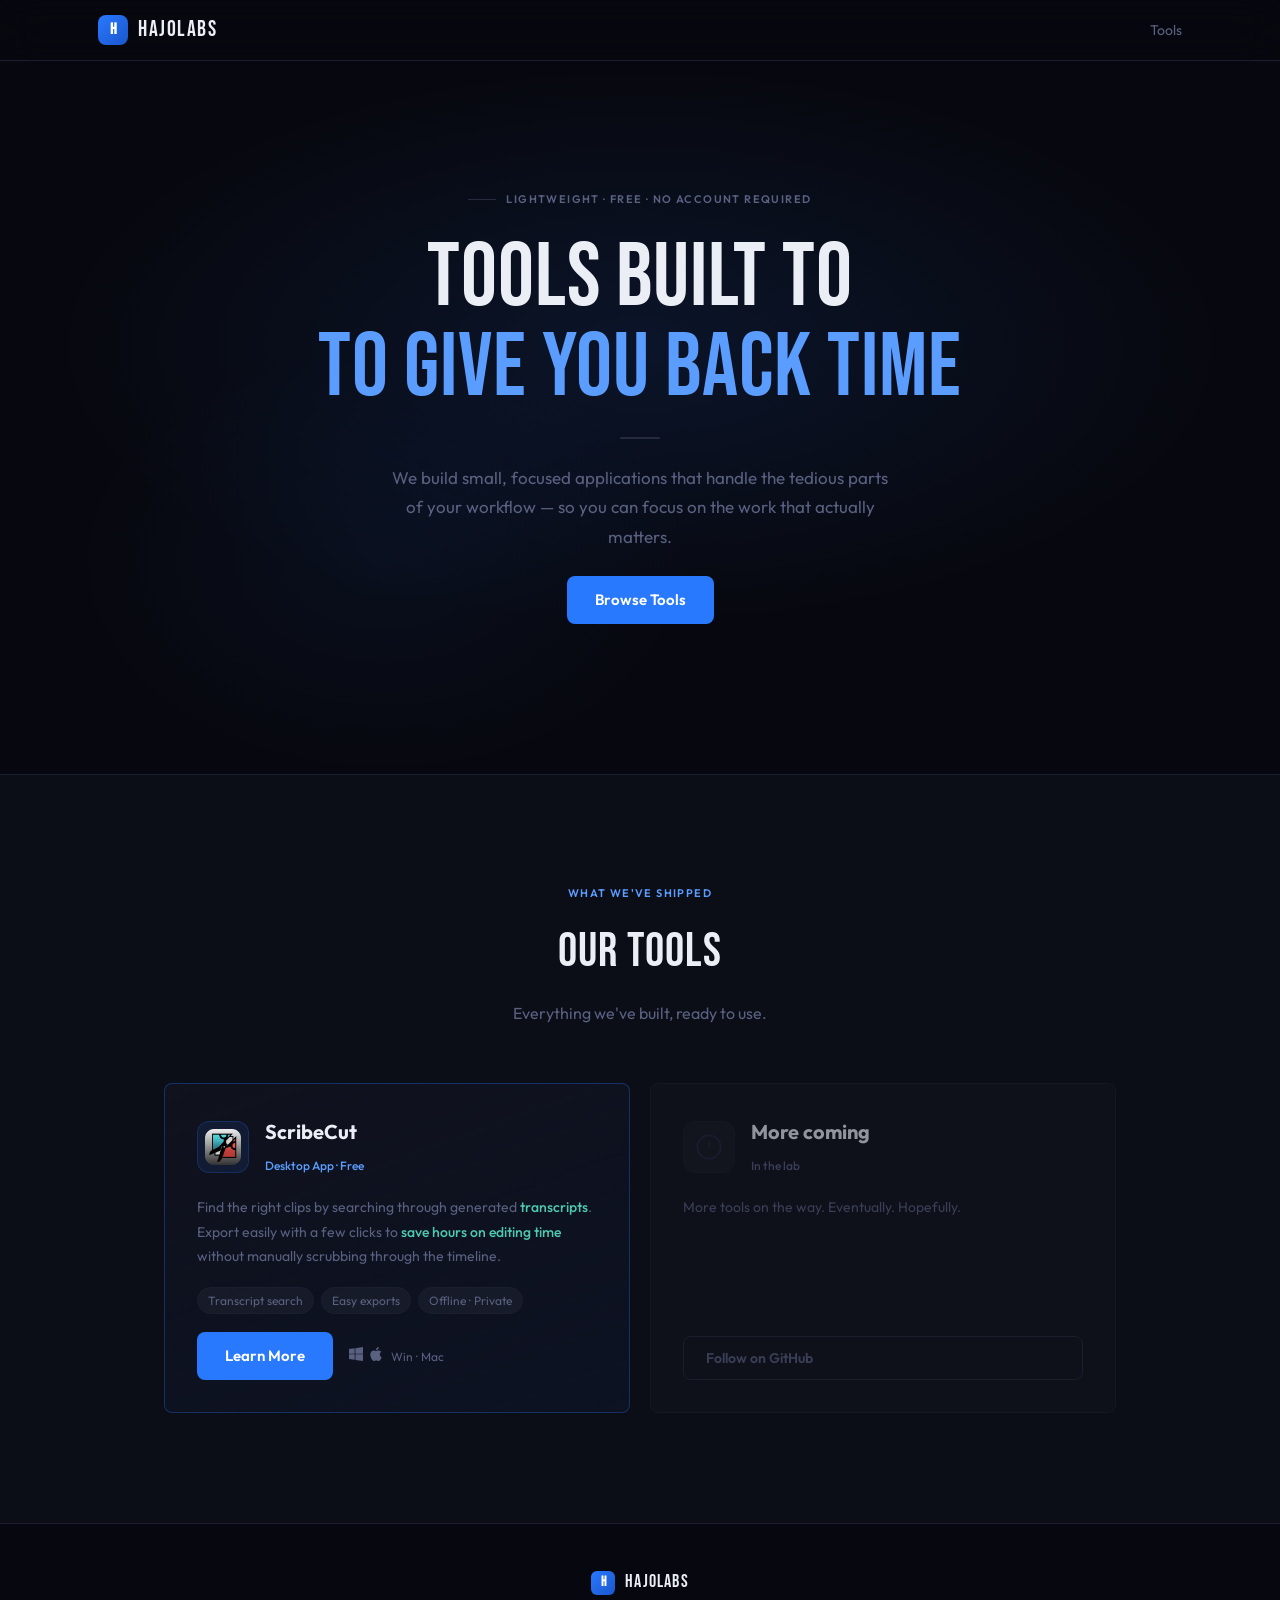
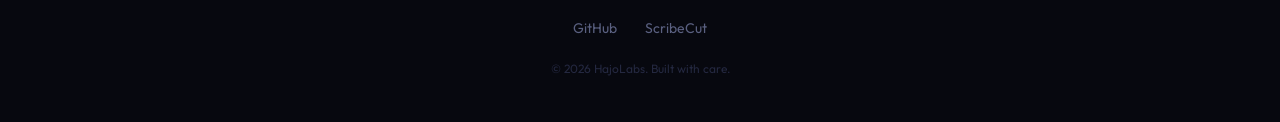
<file: index.html>
<!doctype html>
<html lang="en">
    <head>
        <meta charset="UTF-8" />
        <meta name="viewport" content="width=device-width, initial-scale=1.0" />
        <title>HajoLabs — Lightweight Desktop Tools</title>
        <link rel="icon" type="image/webp" href="scribecut/peaklogo.webp" />
        <link rel="preconnect" href="https://fonts.googleapis.com" />
        <link rel="preconnect" href="https://fonts.gstatic.com" crossorigin />
        <link
            href="https://fonts.googleapis.com/css2?family=Bebas+Neue&family=Outfit:wght@300;400;500;600;700&display=swap"
            rel="stylesheet"
        />
        <link rel="stylesheet" href="style.css" />
    </head>
    <body>
        <!-- Nav -->
        <nav class="nav">
            <div class="nav-inner">
                <a href="#" class="nav-brand">
                    <div class="brand-icon">H</div>
                    <span>HajoLabs</span>
                </a>
                <div class="nav-links">
                    <a href="#tools">Tools</a>
                </div>
            </div>
        </nav>

        <!-- Hero -->
        <section class="hero">
            <div class="hero-glow"></div>
            <div class="hero-glow2"></div>
            <div class="hero-center">
                <div class="hero-eyebrow">
                    <span class="hero-eyebrow-line"></span>
                    Lightweight &middot; Free &middot; No Account Required
                </div>
                <h1 class="hero-title">
                    Tools built to<br />
                    <span class="accent">to give you back time</span>
                </h1>
                <div class="hero-divider"></div>
                <p class="hero-sub">
                    We build small, focused applications that handle the tedious
                    parts of your workflow — so you can focus on the work that
                    actually matters.
                </p>
                <a href="#tools" class="btn-primary">Browse Tools</a>
            </div>
        </section>

        <!-- Tools -->
        <section class="tools" id="tools">
            <div class="section-inner">
                <p class="section-label">What we've shipped</p>
                <h2 class="section-title">Our Tools</h2>
                <p class="section-sub">Everything we've built, ready to use.</p>

                <div class="tool-grid">
                    <!-- ScribeCut -->
                    <div class="tool-card featured reveal">
                        <div class="tool-header">
                            <div class="tool-icon cf">
                                <img
                                    src="scribecut/peaklogo.webp"
                                    alt="ScribeCut"
                                />
                            </div>
                            <div class="tool-meta">
                                <h3>ScribeCut</h3>
                                <span class="tool-tag">Desktop App · Free</span>
                            </div>
                        </div>
                        <p class="tool-desc">
                            Find the right clips by searching through generated
                            <em>transcripts</em>. Export easily with a few
                            clicks to
                            <em>save hours on editing time</em> without manually
                            scrubbing through the timeline.
                        </p>
                        <div class="tool-features">
                            <span>Transcript search</span>
                            <span>Easy exports</span>
                            <span>Offline · Private</span>
                        </div>
                        <div class="tool-actions">
                            <a href="scribecut/" class="btn-primary"
                                >Learn More</a
                            >
                            <div class="tool-platforms">
                                <span title="Windows">
                                    <svg
                                        width="14"
                                        height="14"
                                        viewBox="0 0 24 24"
                                        fill="currentColor"
                                    >
                                        <path
                                            d="M0 3.449L9.75 2.1v9.451H0m10.949-9.602L24 0v11.4H10.949M0 12.6h9.75v9.451L0 20.699M10.949 12.6H24V24l-12.9-1.801"
                                        />
                                    </svg>
                                </span>
                                <span title="macOS">
                                    <svg
                                        width="14"
                                        height="14"
                                        viewBox="0 0 24 24"
                                        fill="currentColor"
                                    >
                                        <path
                                            d="M12.152 6.896c-.948 0-2.415-1.078-3.96-1.04-2.04.027-3.91 1.183-4.961 3.014-2.117 3.675-.546 9.103 1.519 12.09 1.013 1.454 2.208 3.09 3.792 3.039 1.52-.065 2.09-.987 3.935-.987 1.831 0 2.35.987 3.96.948 1.637-.026 2.676-1.48 3.676-2.948 1.156-1.688 1.636-3.325 1.662-3.415-.039-.013-3.182-1.221-3.22-4.857-.026-3.04 2.48-4.494 2.597-4.559-1.429-2.09-3.623-2.324-4.39-2.376-2-.156-3.675 1.09-4.61 1.09zM15.53 3.83c.843-1.012 1.4-2.427 1.245-3.83-1.207.052-2.662.805-3.532 1.818-.78.896-1.454 2.338-1.273 3.714 1.338.104 2.715-.688 3.559-1.701"
                                        />
                                    </svg>
                                </span>
                                <span class="platform-label">Win · Mac</span>
                            </div>
                        </div>
                    </div>

                    <!-- More coming soon -->
                    <div
                        class="tool-card coming-soon reveal"
                        style="animation-delay: 0.1s"
                    >
                        <div class="tool-header">
                            <div class="tool-icon placeholder">
                                <svg
                                    width="28"
                                    height="28"
                                    viewBox="0 0 24 24"
                                    fill="none"
                                    stroke="currentColor"
                                    stroke-width="1.5"
                                >
                                    <circle cx="12" cy="12" r="10" />
                                    <path d="M12 8v4M12 16h.01" />
                                </svg>
                            </div>
                            <div class="tool-meta">
                                <h3>More coming</h3>
                                <span class="tool-tag muted-tag"
                                    >In the lab</span
                                >
                            </div>
                        </div>
                        <p class="tool-desc">
                            More tools on the way. Eventually. Hopefully.
                        </p>
                        <a
                            href="https://github.com/joshsantiago04"
                            target="_blank"
                            class="btn-ghost"
                            >Follow on GitHub</a
                        >
                    </div>
                </div>
            </div>
        </section>

        <!-- Footer -->
        <footer class="footer">
            <div class="footer-inner">
                <div class="footer-brand">
                    <div class="brand-icon sm">H</div>
                    <span>HajoLabs</span>
                </div>
                <div class="footer-links">
                    <a href="https://github.com/joshsantiago04" target="_blank"
                        >GitHub</a
                    >
                    <a href="scribecut/">ScribeCut</a>
                </div>
                <p class="footer-copy">© 2026 HajoLabs. Built with care.</p>
            </div>
        </footer>

        <script>
            const observer = new IntersectionObserver(
                (entries) =>
                    entries.forEach((e) => {
                        if (e.isIntersecting)
                            e.target.classList.add("revealed");
                    }),
                { threshold: 0.12 },
            );
            document
                .querySelectorAll(".reveal")
                .forEach((el) => observer.observe(el));
        </script>
    </body>
</html>
</file>
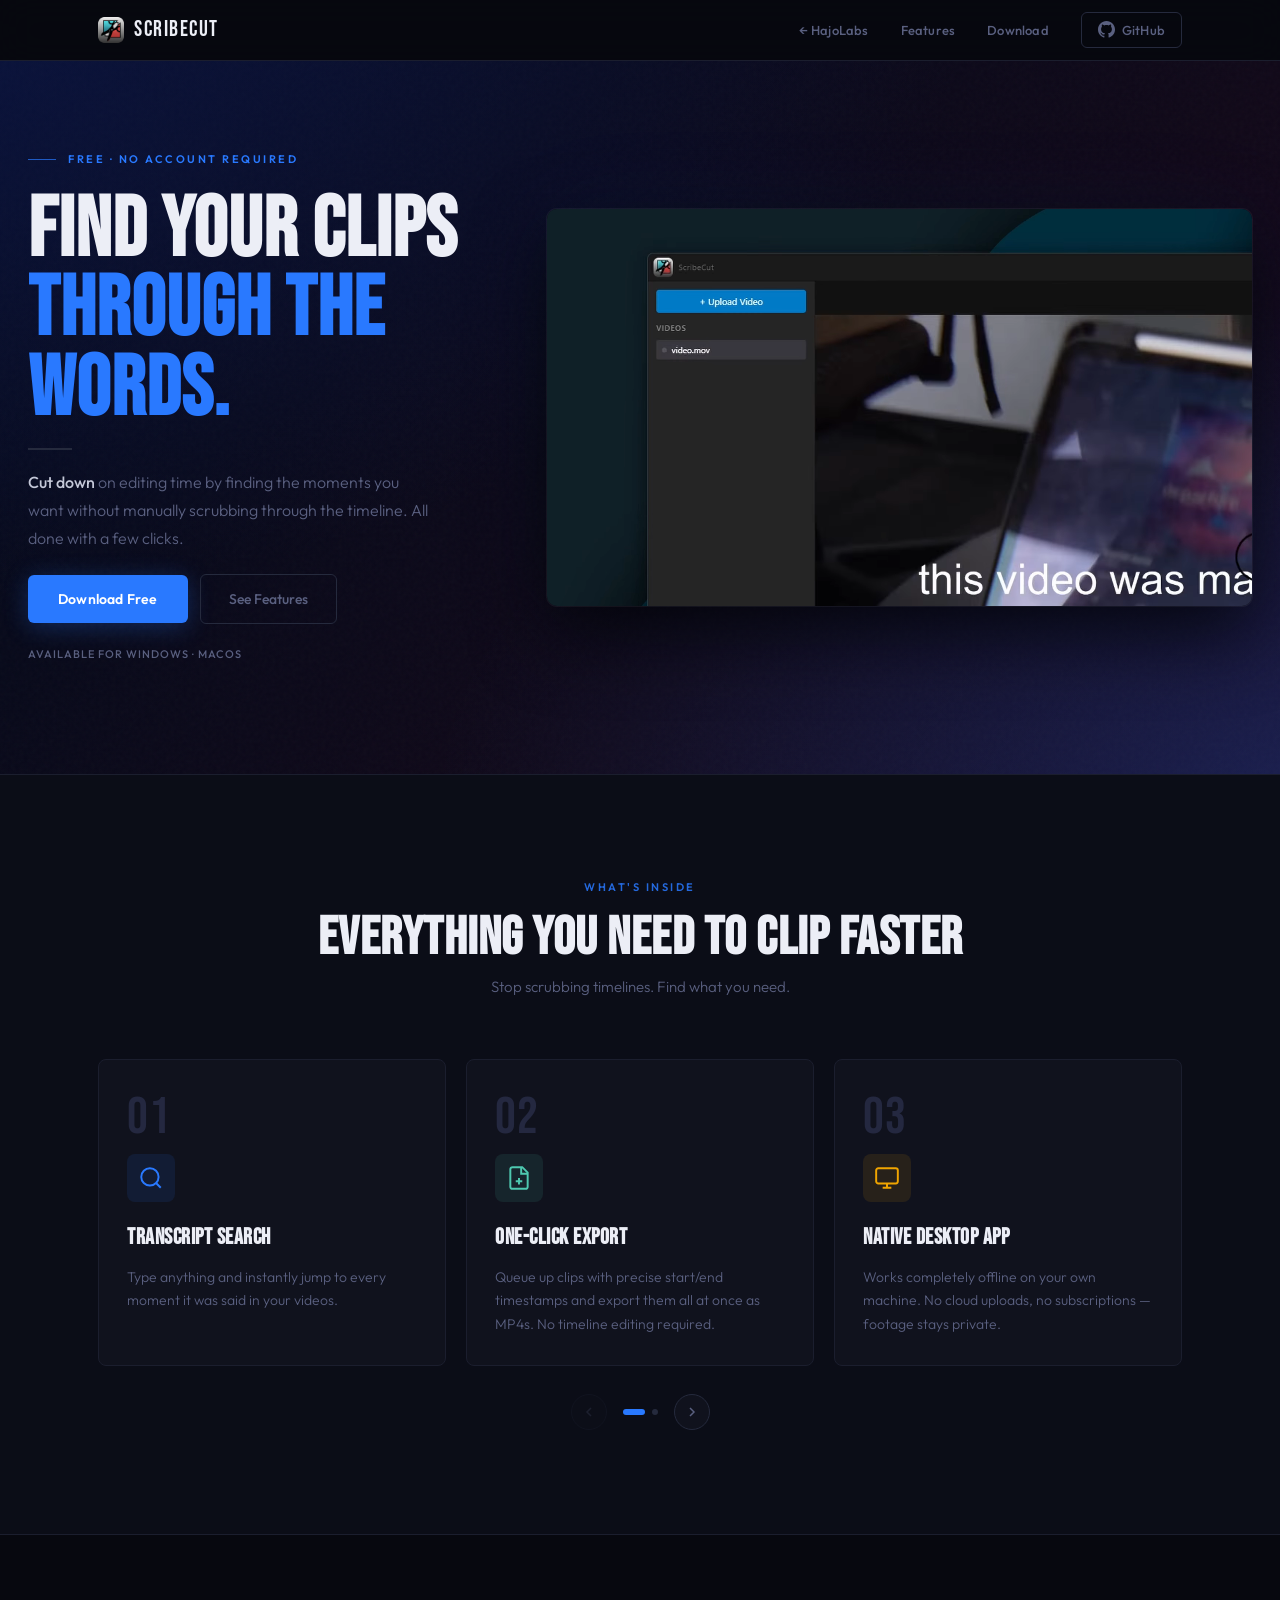
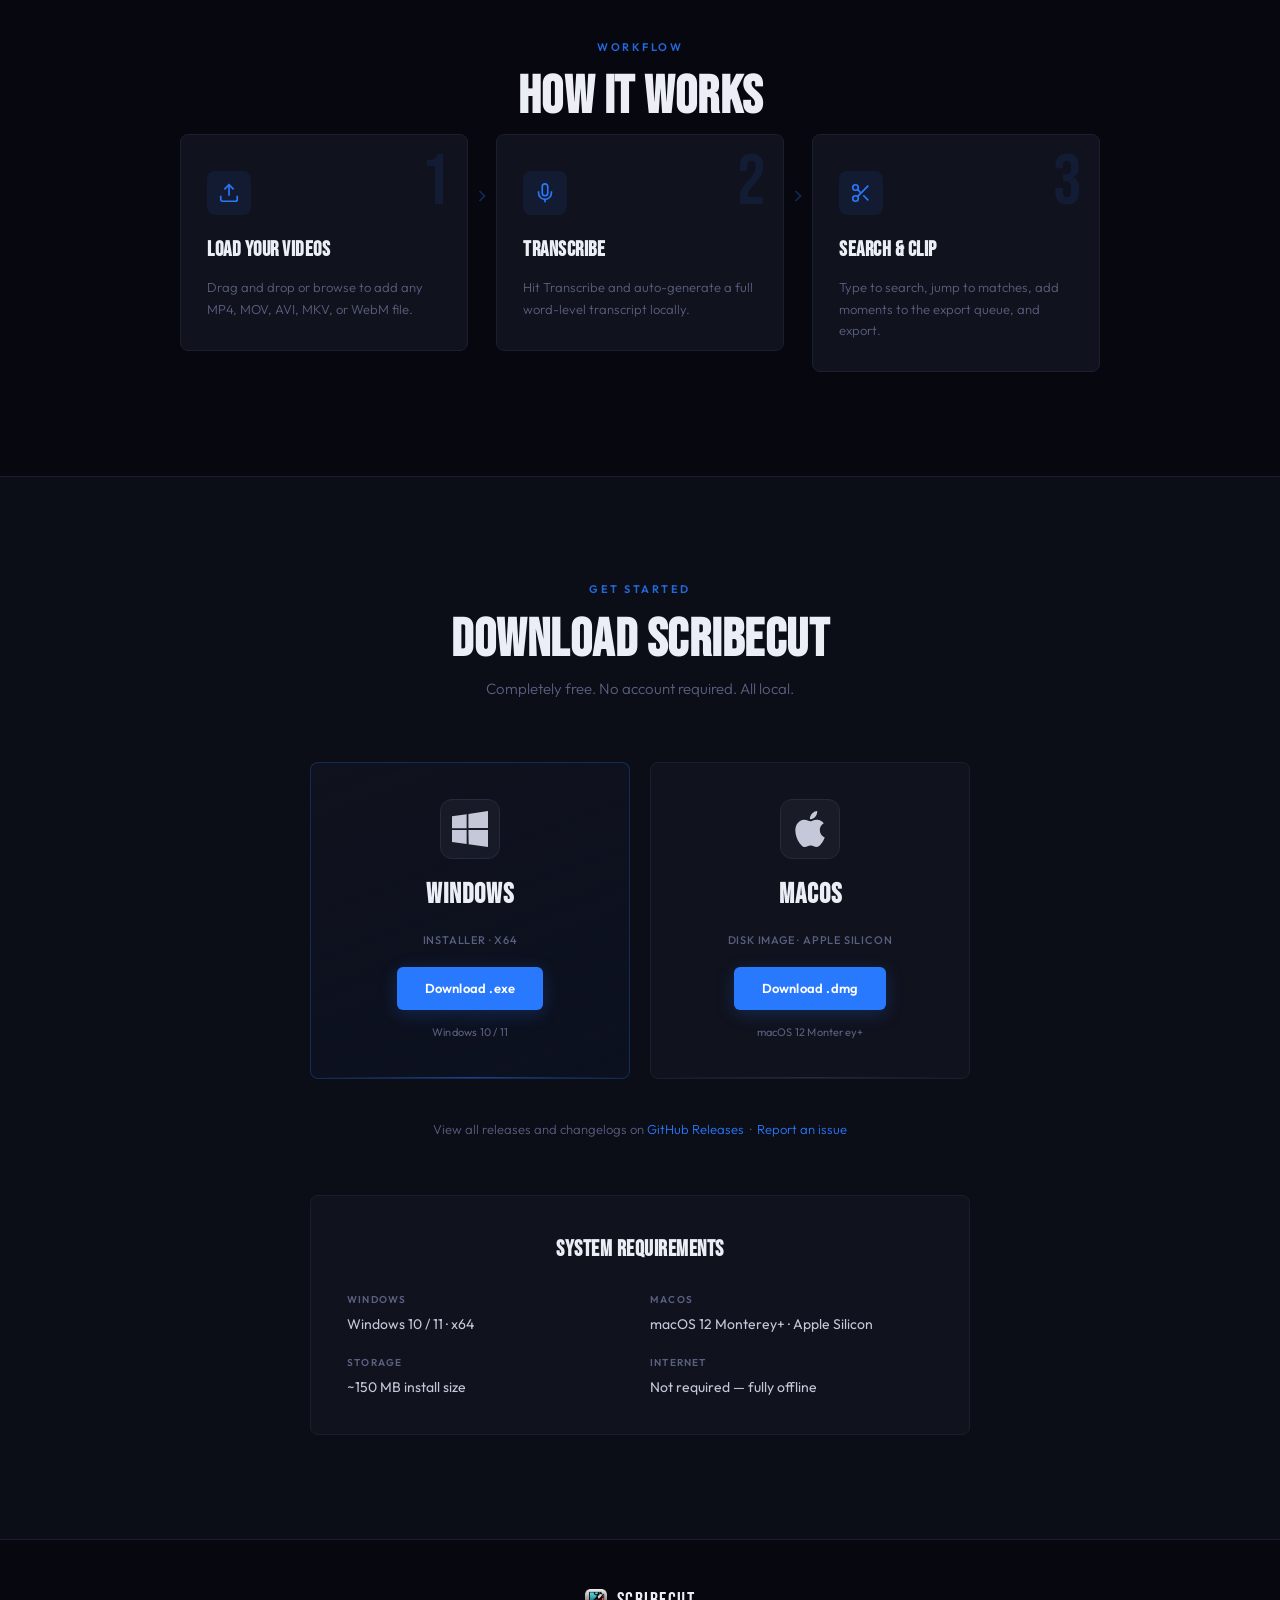
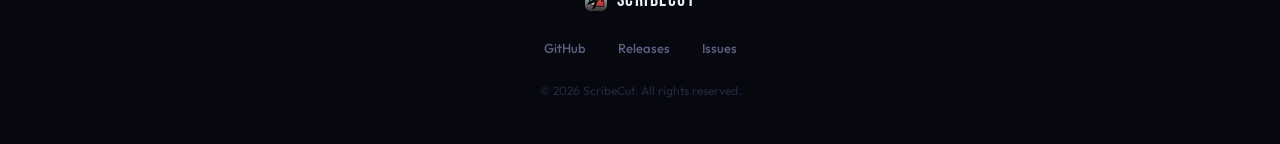
<file: scribecut/index.html>
<!doctype html>
<html lang="en">
    <head>
        <meta charset="UTF-8" />
        <meta name="viewport" content="width=device-width, initial-scale=1.0" />
        <title>ScribeCut — Find your clips instantly</title>
        <link rel="icon" type="image/webp" href="peaklogo.webp" />
        <link rel="preconnect" href="https://fonts.googleapis.com" />
        <link rel="preconnect" href="https://fonts.gstatic.com" crossorigin />
        <link
            href="https://fonts.googleapis.com/css2?family=Bebas+Neue&family=Outfit:wght@300;400;500;600&display=swap"
            rel="stylesheet"
        />
        <link rel="stylesheet" href="style.css" />
    </head>
    <body>
        <!-- Nav -->
        <nav class="nav">
            <div class="nav-inner">
                <a href="/" class="nav-brand">
                    <img src="peaklogo.webp" alt="ScribeCut" class="nav-logo" />
                    <span>ScribeCut</span>
                </a>
                <div class="nav-links">
                    <a href="/">← HajoLabs</a>
                    <a href="#features">Features</a>
                    <a href="#download">Download</a>
                    <a
                        href="https://github.com/joshsantiago04/scribecut"
                        target="_blank"
                        class="nav-github"
                    >
                        <svg
                            width="17"
                            height="17"
                            viewBox="0 0 24 24"
                            fill="currentColor"
                        >
                            <path
                                d="M12 0C5.37 0 0 5.37 0 12c0 5.3 3.438 9.8 8.205 11.385.6.113.82-.258.82-.577 0-.285-.01-1.04-.015-2.04-3.338.724-4.042-1.61-4.042-1.61-.546-1.385-1.335-1.755-1.335-1.755-1.087-.744.084-.729.084-.729 1.205.084 1.838 1.236 1.838 1.236 1.07 1.835 2.809 1.305 3.495.998.108-.776.417-1.305.76-1.605-2.665-.3-5.466-1.332-5.466-5.93 0-1.31.465-2.38 1.235-3.22-.135-.303-.54-1.523.105-3.176 0 0 1.005-.322 3.3 1.23.96-.267 1.98-.399 3-.405 1.02.006 2.04.138 3 .405 2.28-1.552 3.285-1.23 3.285-1.23.645 1.653.24 2.873.12 3.176.765.84 1.23 1.91 1.23 3.22 0 4.61-2.805 5.625-5.475 5.92.42.36.81 1.096.81 2.22 0 1.606-.015 2.896-.015 3.286 0 .315.21.69.825.57C20.565 21.795 24 17.295 24 12c0-6.63-5.37-12-12-12z"
                            />
                        </svg>
                        GitHub
                    </a>
                </div>
            </div>
        </nav>

        <!-- Hero -->
        <section class="hero">
            <div class="hero-glow"></div>
            <div class="hero-glow2"></div>

            <div class="hero-inner">
                <div class="hero-eyebrow">
                    <span class="hero-eyebrow-line"></span>
                    Free &middot; No Account Required
                </div>
                <h1 class="hero-title">
                    Find your clips<br />
                    <span class="accent">through the words.</span>
                </h1>
                <div class="hero-divider"></div>
                <p class="hero-sub">
                    <strong>Cut down</strong> on editing time by finding the
                    moments you want without manually scrubbing through the
                    timeline. All done with a few clicks.
                </p>
                <div class="hero-cta">
                    <a href="#download" class="btn-primary">Download Free</a>
                    <a href="#features" class="btn-ghost">See Features</a>
                </div>
                <p class="hero-platforms">
                    Available for Windows &middot; macOS
                </p>
            </div>

            <!-- Hero demo video -->
            <div class="hero-mockup">
                <div class="hero-video-wrap">
                    <video class="hero-video" autoplay loop muted playsinline>
                        <source src="demo.webm" type="video/webm" />
                        <source src="demo.mp4" type="video/mp4" />
                    </video>
                </div>
            </div>
        </section>

        <!-- Features -->
        <section class="features" id="features">
            <div class="section-inner">
                <p class="section-label">What's inside</p>
                <h2 class="section-title">
                    Everything you need to clip faster
                </h2>
                <p class="section-sub">
                    Stop scrubbing timelines. Find what you need.
                </p>

                <div class="feature-carousel">
                    <div class="carousel-clip">
                        <div class="carousel-track-wrap">
                            <div class="carousel-track">
                                <div class="feature-card reveal">
                                    <span class="feature-num">01</span>
                                    <div class="feature-icon">
                                        <svg
                                            width="26"
                                            height="26"
                                            viewBox="0 0 24 24"
                                            fill="none"
                                            stroke="currentColor"
                                            stroke-width="1.8"
                                        >
                                            <circle cx="11" cy="11" r="8" />
                                            <path d="m21 21-4.35-4.35" />
                                        </svg>
                                    </div>
                                    <h3>Transcript Search</h3>
                                    <p>
                                        Type anything and instantly jump to
                                        every moment it was said in your videos.
                                    </p>
                                </div>

                                <div class="feature-card reveal">
                                    <span class="feature-num">02</span>
                                    <div class="feature-icon teal">
                                        <svg
                                            width="26"
                                            height="26"
                                            viewBox="0 0 24 24"
                                            fill="none"
                                            stroke="currentColor"
                                            stroke-width="1.8"
                                        >
                                            <path
                                                d="M15 2H6a2 2 0 0 0-2 2v16a2 2 0 0 0 2 2h12a2 2 0 0 0 2-2V7z"
                                            />
                                            <polyline points="14 2 14 8 20 8" />
                                            <line
                                                x1="12"
                                                y1="18"
                                                x2="12"
                                                y2="12"
                                            />
                                            <line
                                                x1="9"
                                                y1="15"
                                                x2="15"
                                                y2="15"
                                            />
                                        </svg>
                                    </div>
                                    <h3>One-Click Export</h3>
                                    <p>
                                        Queue up clips with precise start/end
                                        timestamps and export them all at once
                                        as MP4s. No timeline editing required.
                                    </p>
                                </div>

                                <div class="feature-card reveal">
                                    <span class="feature-num">03</span>
                                    <div class="feature-icon orange">
                                        <svg
                                            width="26"
                                            height="26"
                                            viewBox="0 0 24 24"
                                            fill="none"
                                            stroke="currentColor"
                                            stroke-width="1.8"
                                        >
                                            <rect
                                                x="2"
                                                y="3"
                                                width="20"
                                                height="14"
                                                rx="2"
                                            />
                                            <path d="M8 21h8M12 17v4" />
                                        </svg>
                                    </div>
                                    <h3>Native Desktop App</h3>
                                    <p>
                                        Works completely offline on your own
                                        machine. No cloud uploads, no
                                        subscriptions — footage stays private.
                                    </p>
                                </div>

                                <div class="feature-card reveal">
                                    <span class="feature-num">04</span>
                                    <div class="feature-icon purple">
                                        <svg
                                            width="26"
                                            height="26"
                                            viewBox="0 0 24 24"
                                            fill="none"
                                            stroke="currentColor"
                                            stroke-width="1.8"
                                        >
                                            <path
                                                d="M12 2L2 7l10 5 10-5-10-5z"
                                            />
                                            <path d="m2 17 10 5 10-5" />
                                            <path d="m2 12 10 5 10-5" />
                                        </svg>
                                    </div>
                                    <h3>Multi-Video Library</h3>
                                    <p>
                                        Load as many videos as you want. Each
                                        one gets its own transcription and you
                                        can search across your whole session.
                                    </p>
                                </div>

                                <div class="feature-card reveal">
                                    <span class="feature-num">05</span>
                                    <div class="feature-icon blue">
                                        <svg
                                            width="26"
                                            height="26"
                                            viewBox="0 0 24 24"
                                            fill="none"
                                            stroke="currentColor"
                                            stroke-width="1.8"
                                        >
                                            <path
                                                d="M13 2 3 14h9l-1 8 10-12h-9l1-8z"
                                            />
                                        </svg>
                                    </div>
                                    <h3>Instant Results</h3>
                                    <p>
                                        Debounced live search returns results as
                                        you type. Click a timestamp to jump
                                        directly to that moment in the video.
                                    </p>
                                </div>
                            </div>
                        </div>
                    </div>

                    <div class="carousel-controls">
                        <button
                            class="carousel-btn"
                            id="feat-prev"
                            aria-label="Previous"
                        >
                            <svg
                                width="16"
                                height="16"
                                viewBox="0 0 24 24"
                                fill="none"
                                stroke="currentColor"
                                stroke-width="2.2"
                            >
                                <polyline points="15 18 9 12 15 6" />
                            </svg>
                        </button>
                        <div class="carousel-dots" id="feat-dots"></div>
                        <button
                            class="carousel-btn"
                            id="feat-next"
                            aria-label="Next"
                        >
                            <svg
                                width="16"
                                height="16"
                                viewBox="0 0 24 24"
                                fill="none"
                                stroke="currentColor"
                                stroke-width="2.2"
                            >
                                <polyline points="9 18 15 12 9 6" />
                            </svg>
                        </button>
                    </div>
                </div>

                <script>
                    (function () {
                        const track = document.querySelector(".carousel-track");
                        const cards = track.querySelectorAll(".feature-card");
                        const dotsWrap = document.getElementById("feat-dots");
                        const prevBtn = document.getElementById("feat-prev");
                        const nextBtn = document.getElementById("feat-next");

                        function visibleCount() {
                            return window.innerWidth >= 900
                                ? 3
                                : window.innerWidth >= 600
                                  ? 2
                                  : 1;
                        }

                        let current = 0;

                        function totalPages() {
                            return Math.ceil(cards.length / visibleCount());
                        }

                        function buildDots() {
                            dotsWrap.innerHTML = "";
                            for (let i = 0; i < totalPages(); i++) {
                                const d = document.createElement("button");
                                d.className =
                                    "carousel-dot" +
                                    (i === current ? " active" : "");
                                d.setAttribute(
                                    "aria-label",
                                    "Go to page " + (i + 1),
                                );
                                d.addEventListener("click", () => goTo(i));
                                dotsWrap.appendChild(d);
                            }
                        }

                        function goTo(index) {
                            const vc = visibleCount();
                            const wrapWidth = track.parentElement.clientWidth;
                            current = Math.max(
                                0,
                                Math.min(index, totalPages() - 1),
                            );
                            track.style.transform =
                                "translateX(-" +
                                current * (wrapWidth + 20) +
                                "px)";
                            dotsWrap
                                .querySelectorAll(".carousel-dot")
                                .forEach((d, i) => {
                                    d.classList.toggle("active", i === current);
                                });
                            prevBtn.disabled = current === 0;
                            nextBtn.disabled = current === totalPages() - 1;
                        }

                        function setup() {
                            const vc = visibleCount();
                            const wrapWidth = track.parentElement.clientWidth;
                            const cardWidth = (wrapWidth - 20 * (vc - 1)) / vc;
                            cards.forEach((c) => {
                                c.style.flex = "0 0 " + cardWidth + "px";
                            });
                            buildDots();
                            goTo(Math.min(current, totalPages() - 1));
                        }

                        prevBtn.addEventListener("click", () =>
                            goTo(current - 1),
                        );
                        nextBtn.addEventListener("click", () =>
                            goTo(current + 1),
                        );
                        setup();
                        window.addEventListener("resize", setup);
                    })();
                </script>
            </div>
        </section>

        <!-- How it works -->
        <section class="how-it-works">
            <div class="section-inner">
                <p class="section-label">Workflow</p>
                <h2 class="section-title">How it works</h2>
                <div class="steps">
                    <div class="step reveal">
                        <span class="step-num">1</span>
                        <div class="step-icon">
                            <svg
                                width="22"
                                height="22"
                                viewBox="0 0 24 24"
                                fill="none"
                                stroke="currentColor"
                                stroke-width="1.8"
                            >
                                <path
                                    d="M21 15v4a2 2 0 0 1-2 2H5a2 2 0 0 1-2-2v-4"
                                />
                                <polyline points="17 8 12 3 7 8" />
                                <line x1="12" y1="3" x2="12" y2="15" />
                            </svg>
                        </div>
                        <h3>Load your videos</h3>
                        <p>
                            Drag and drop or browse to add any MP4, MOV, AVI,
                            MKV, or WebM file.
                        </p>
                    </div>
                    <div class="step-connector">
                        <svg
                            width="20"
                            height="20"
                            viewBox="0 0 24 24"
                            fill="none"
                            stroke="currentColor"
                            stroke-width="2"
                        >
                            <polyline points="9 18 15 12 9 6" />
                        </svg>
                    </div>
                    <div class="step reveal">
                        <span class="step-num">2</span>
                        <div class="step-icon">
                            <svg
                                width="22"
                                height="22"
                                viewBox="0 0 24 24"
                                fill="none"
                                stroke="currentColor"
                                stroke-width="1.8"
                            >
                                <path
                                    d="M12 2a3 3 0 0 0-3 3v7a3 3 0 0 0 6 0V5a3 3 0 0 0-3-3z"
                                />
                                <path d="M19 10v2a7 7 0 0 1-14 0v-2" />
                                <line x1="12" y1="19" x2="12" y2="22" />
                            </svg>
                        </div>
                        <h3>Transcribe</h3>
                        <p>
                            Hit Transcribe and auto-generate a full word-level
                            transcript locally.
                        </p>
                    </div>
                    <div class="step-connector">
                        <svg
                            width="20"
                            height="20"
                            viewBox="0 0 24 24"
                            fill="none"
                            stroke="currentColor"
                            stroke-width="2"
                        >
                            <polyline points="9 18 15 12 9 6" />
                        </svg>
                    </div>
                    <div class="step reveal">
                        <span class="step-num">3</span>
                        <div class="step-icon">
                            <svg
                                width="22"
                                height="22"
                                viewBox="0 0 24 24"
                                fill="none"
                                stroke="currentColor"
                                stroke-width="1.8"
                            >
                                <circle cx="6" cy="6" r="3" />
                                <circle cx="6" cy="18" r="3" />
                                <line x1="20" y1="4" x2="8.12" y2="15.88" />
                                <line x1="14.47" y1="14.48" x2="20" y2="20" />
                                <line x1="8.12" y1="8.12" x2="12" y2="12" />
                            </svg>
                        </div>
                        <h3>Search &amp; clip</h3>
                        <p>
                            Type to search, jump to matches, add moments to the
                            export queue, and export.
                        </p>
                    </div>
                </div>
            </div>
        </section>

        <!-- Download -->
        <section class="download" id="download">
            <div class="section-inner">
                <p class="section-label">Get started</p>
                <h2 class="section-title">Download ScribeCut</h2>
                <p class="section-sub">
                    Completely free. No account required. All local.
                </p>

                <div class="download-cards">
                    <div class="download-card featured reveal">
                        <div class="download-platform-icon">
                            <svg
                                width="36"
                                height="36"
                                viewBox="0 0 24 24"
                                fill="currentColor"
                            >
                                <path
                                    d="M0 3.449L9.75 2.1v9.451H0m10.949-9.602L24 0v11.4H10.949M0 12.6h9.75v9.451L0 20.699M10.949 12.6H24V24l-12.9-1.801"
                                />
                            </svg>
                        </div>
                        <h3>Windows</h3>
                        <p class="download-version">Installer &middot; x64</p>
                        <a
                            href="https://downloads.hajolabs.com/scribecut/latest/ScribeCut_setup.exe"
                            class="download-btn"
                        >
                            Download .exe
                        </a>
                        <p class="download-note">Windows 10 / 11</p>
                    </div>

                    <div class="download-card reveal">
                        <div class="download-platform-icon">
                            <svg
                                width="36"
                                height="36"
                                viewBox="0 0 24 24"
                                fill="currentColor"
                            >
                                <path
                                    d="M12.152 6.896c-.948 0-2.415-1.078-3.96-1.04-2.04.027-3.91 1.183-4.961 3.014-2.117 3.675-.546 9.103 1.519 12.09 1.013 1.454 2.208 3.09 3.792 3.039 1.52-.065 2.09-.987 3.935-.987 1.831 0 2.35.987 3.96.948 1.637-.026 2.676-1.48 3.676-2.948 1.156-1.688 1.636-3.325 1.662-3.415-.039-.013-3.182-1.221-3.22-4.857-.026-3.04 2.48-4.494 2.597-4.559-1.429-2.09-3.623-2.324-4.39-2.376-2-.156-3.675 1.09-4.61 1.09zM15.53 3.83c.843-1.012 1.4-2.427 1.245-3.83-1.207.052-2.662.805-3.532 1.818-.78.896-1.454 2.338-1.273 3.714 1.338.104 2.715-.688 3.559-1.701"
                                />
                            </svg>
                        </div>
                        <h3>macOS</h3>
                        <p class="download-version">
                            Disk Image &middot; Apple Silicon
                        </p>
                        <a
                            href="https://downloads.hajolabs.com/scribecut/latest/ScribeCut.dmg"
                            class="download-btn"
                        >
                            Download .dmg
                        </a>
                        <p class="download-note">macOS 12 Monterey+</p>
                    </div>
                </div>

                <div class="download-alt">
                    <p>
                        View all releases and changelogs on
                        <a
                            href="https://github.com/joshsantiago04/scribecut/releases"
                            target="_blank"
                            >GitHub Releases</a
                        >
                        &nbsp;&middot;&nbsp;
                        <a
                            href="https://github.com/joshsantiago04/scribecut/issues"
                            target="_blank"
                            >Report an issue</a
                        >
                    </p>
                </div>

                <div class="requirements reveal">
                    <h3>System Requirements</h3>
                    <div class="req-grid">
                        <div class="req-item">
                            <span class="req-label">Windows</span>
                            <span class="req-value">Windows 10 / 11 · x64</span>
                        </div>
                        <div class="req-item">
                            <span class="req-label">macOS</span>
                            <span class="req-value"
                                >macOS 12 Monterey+ · Apple Silicon</span
                            >
                        </div>
                        <div class="req-item">
                            <span class="req-label">Storage</span>
                            <span class="req-value">~150 MB install size</span>
                        </div>
                        <div class="req-item">
                            <span class="req-label">Internet</span>
                            <span class="req-value"
                                >Not required — fully offline</span
                            >
                        </div>
                    </div>
                </div>
            </div>
        </section>

        <!-- Footer -->
        <footer class="footer">
            <div class="footer-inner">
                <div class="footer-brand">
                    <img
                        src="peaklogo.webp"
                        alt="ScribeCut"
                        class="footer-logo"
                    />
                    <span>ScribeCut</span>
                </div>
                <div class="footer-links">
                    <a
                        href="https://github.com/joshsantiago04/scribecut"
                        target="_blank"
                        >GitHub</a
                    >
                    <a
                        href="https://github.com/joshsantiago04/scribecut/releases"
                        target="_blank"
                        >Releases</a
                    >
                    <a
                        href="https://github.com/joshsantiago04/scribecut/issues"
                        target="_blank"
                        >Issues</a
                    >
                </div>
                <p class="footer-copy">
                    &copy; 2026 ScribeCut. All rights reserved.
                </p>
            </div>
        </footer>

        <script>
            // Scroll reveal
            const observer = new IntersectionObserver(
                (entries) => {
                    entries.forEach((e) => {
                        if (e.isIntersecting) {
                            e.target.classList.add("revealed");
                            observer.unobserve(e.target);
                        }
                    });
                },
                { threshold: 0.12 },
            );
            document
                .querySelectorAll(".reveal")
                .forEach((el) => observer.observe(el));
        </script>
    </body>
</html>
</file>
<file: style.css>
/* ── Reset & Base ── */
*, *::before, *::after {
    box-sizing: border-box;
    margin: 0;
    padding: 0;
}

:root {
    --bg:       #07080f;
    --bg2:      #0b0d17;
    --card:     #10121d;
    --card2:    #141720;
    --border:   #1b1e2e;
    --border2:  #252a3d;
    --accent:   #2979ff;
    --accent2:  #5b9dff;
    --green2:   #4ec9b0;
    --text:     #c4c8d8;
    --bright:   #eceef6;
    --muted:    #5a6080;
    --faint:    #242840;
    --radius:   8px;
}

html { scroll-behavior: smooth; }

body {
    background: var(--bg);
    color: var(--text);
    font-family: 'Outfit', sans-serif;
    line-height: 1.6;
    -webkit-font-smoothing: antialiased;
}

::-webkit-scrollbar { width: 5px; }
::-webkit-scrollbar-track { background: var(--bg); }
::-webkit-scrollbar-thumb { background: var(--border2); border-radius: 3px; }
::-webkit-scrollbar-thumb:hover { background: var(--muted); }

a { color: inherit; text-decoration: none; }

/* ── Scroll reveal ── */
.reveal {
    opacity: 0;
    transform: translateY(20px);
    transition: opacity 0.55s cubic-bezier(0.22, 1, 0.36, 1), transform 0.55s cubic-bezier(0.22, 1, 0.36, 1);
}
.reveal.revealed {
    opacity: 1;
    transform: translateY(0);
}

/* ── Brand Icon ── */
.brand-icon {
    width: 30px;
    height: 30px;
    border-radius: 8px;
    background: linear-gradient(135deg, var(--accent) 0%, #1a56cc 100%);
    color: #fff;
    font-size: 16px;
    font-weight: 800;
    display: flex;
    align-items: center;
    justify-content: center;
    flex-shrink: 0;
    letter-spacing: -0.5px;
}

.brand-icon.sm {
    width: 24px;
    height: 24px;
    font-size: 13px;
    border-radius: 6px;
}

/* ── Nav ── */
.nav {
    position: sticky;
    top: 0;
    z-index: 100;
    background: rgba(7, 8, 15, 0.88);
    backdrop-filter: blur(18px);
    border-bottom: 1px solid var(--border);
}

.nav-inner {
    max-width: 1140px;
    margin: 0 auto;
    padding: 0 28px;
    height: 60px;
    display: flex;
    align-items: center;
    justify-content: space-between;
}

.nav-brand {
    display: flex;
    align-items: center;
    gap: 10px;
    font-family: 'Bebas Neue', sans-serif;
    font-size: 22px;
    letter-spacing: 1.5px;
    color: var(--bright);
}

.nav-links {
    display: flex;
    align-items: center;
    gap: 28px;
    font-size: 14px;
    color: var(--muted);
}

.nav-links a { transition: color 0.15s; }
.nav-links a:hover { color: var(--bright); }

/* ── Hero ── */
.hero {
    position: relative;
    overflow: hidden;
    padding: 130px 24px 150px;
    text-align: center;
    display: flex;
    flex-direction: column;
    align-items: center;
}

.hero-glow {
    position: absolute;
    inset: 0;
    background: radial-gradient(ellipse 70% 60% at 50% 40%, rgba(41, 121, 255, 0.11) 0%, transparent 65%);
    pointer-events: none;
    z-index: 0;
}

.hero-glow2 {
    position: absolute;
    inset: 0;
    background: radial-gradient(ellipse 40% 50% at 30% 70%, rgba(41, 121, 255, 0.06) 0%, transparent 60%);
    pointer-events: none;
    z-index: 0;
}

.hero-center {
    position: relative;
    z-index: 1;
    max-width: 660px;
    width: 100%;
    display: flex;
    flex-direction: column;
    align-items: center;
    gap: 24px;
}

.hero-eyebrow {
    display: flex;
    align-items: center;
    gap: 10px;
    font-size: 11px;
    font-weight: 600;
    text-transform: uppercase;
    letter-spacing: 1.4px;
    color: var(--muted);
}

.hero-eyebrow-line {
    display: inline-block;
    width: 28px;
    height: 1px;
    background: var(--border2);
}

.hero-title {
    font-family: 'Bebas Neue', sans-serif;
    font-size: clamp(56px, 8vw, 90px);
    font-weight: 400;
    line-height: 1.0;
    color: var(--bright);
    letter-spacing: 1px;
}

.hero-title .accent {
    color: var(--accent2);
}

.hero-divider {
    width: 40px;
    height: 2px;
    background: var(--border2);
    border-radius: 2px;
}

.hero-sub {
    font-size: 17px;
    color: var(--muted);
    line-height: 1.75;
    max-width: 500px;
}

/* ── Buttons ── */
.btn-primary {
    display: inline-block;
    padding: 12px 28px;
    background: var(--accent);
    color: #fff;
    font-family: 'Outfit', sans-serif;
    font-size: 15px;
    font-weight: 600;
    border-radius: var(--radius);
    transition: background 0.15s, transform 0.1s;
}

.btn-primary:hover {
    background: var(--accent2);
    transform: translateY(-1px);
}

.btn-ghost {
    display: inline-block;
    padding: 10px 22px;
    background: transparent;
    color: var(--muted);
    font-family: 'Outfit', sans-serif;
    font-size: 14px;
    font-weight: 600;
    border: 1px solid var(--border2);
    border-radius: var(--radius);
    transition: border-color 0.15s, color 0.15s;
}

.btn-ghost:hover {
    border-color: var(--muted);
    color: var(--bright);
}

/* ── Sections ── */
.section-inner {
    max-width: 1000px;
    margin: 0 auto;
    padding: 0 24px;
}

.section-label {
    font-size: 11px;
    font-weight: 600;
    text-transform: uppercase;
    letter-spacing: 1.4px;
    color: var(--accent2);
    text-align: center;
    margin-bottom: 12px;
}

.section-title {
    font-family: 'Bebas Neue', sans-serif;
    font-size: clamp(32px, 5vw, 48px);
    font-weight: 400;
    letter-spacing: 1px;
    color: var(--bright);
    text-align: center;
    margin-bottom: 10px;
}

.section-sub {
    color: var(--muted);
    text-align: center;
    font-size: 16px;
    margin-bottom: 56px;
}

/* ── Tools Section ── */
.tools {
    padding: 110px 24px;
    background: var(--bg2);
    border-top: 1px solid var(--border);
}

.tool-grid {
    display: grid;
    grid-template-columns: repeat(2, 1fr);
    gap: 20px;
}

.tool-card {
    background: var(--card);
    border: 1px solid var(--border);
    border-radius: var(--radius);
    padding: 32px;
    display: flex;
    flex-direction: column;
    gap: 18px;
    transition: border-color 0.2s, transform 0.2s;
}

.tool-card:hover {
    border-color: var(--border2);
    transform: translateY(-2px);
}

.tool-card.featured {
    border-color: rgba(41, 121, 255, 0.3);
    background: linear-gradient(160deg, var(--card) 0%, rgba(41, 121, 255, 0.05) 100%);
}

.tool-card.featured:hover {
    border-color: rgba(41, 121, 255, 0.5);
}

.tool-card.coming-soon {
    opacity: 0.6;
}

.tool-header {
    display: flex;
    align-items: center;
    gap: 16px;
}

.tool-icon {
    width: 52px;
    height: 52px;
    min-width: 52px;
    border-radius: 12px;
    display: flex;
    align-items: center;
    justify-content: center;
    flex-shrink: 0;
    overflow: hidden;
}

.tool-icon.cf {
    background: rgba(41, 121, 255, 0.1);
    border: 1px solid rgba(41, 121, 255, 0.2);
}

.tool-icon.cf img {
    width: 36px;
    height: 36px;
    max-width: 36px;
    max-height: 36px;
    object-fit: contain;
    display: block;
}

.tool-icon.placeholder {
    background: rgba(255, 255, 255, 0.03);
    border: 1px solid var(--border);
    color: var(--faint);
}

.tool-meta h3 {
    font-size: 20px;
    font-weight: 700;
    color: var(--bright);
    margin-bottom: 4px;
}

.tool-tag {
    font-size: 12px;
    color: var(--accent2);
    font-weight: 500;
}

.muted-tag {
    color: var(--muted) !important;
}

.tool-desc {
    font-size: 14px;
    color: var(--muted);
    line-height: 1.75;
    flex: 1;
}

.tool-desc em {
    font-style: normal;
    color: var(--green2);
    font-weight: 500;
}

.tool-features {
    display: flex;
    flex-wrap: wrap;
    gap: 7px;
}

.tool-features span {
    padding: 3px 10px;
    background: rgba(255, 255, 255, 0.04);
    border: 1px solid var(--border);
    border-radius: 999px;
    font-size: 12px;
    color: var(--muted);
}

.tool-actions {
    display: flex;
    align-items: center;
    gap: 16px;
    flex-wrap: wrap;
}

.tool-platforms {
    display: flex;
    align-items: center;
    gap: 6px;
    color: var(--muted);
}

.tool-platforms svg { flex-shrink: 0; }

.platform-label {
    font-size: 12px;
    color: var(--muted);
    margin-left: 2px;
}

/* ── Footer ── */
.footer {
    border-top: 1px solid var(--border);
    padding: 44px 24px;
}

.footer-inner {
    max-width: 1140px;
    margin: 0 auto;
    display: flex;
    flex-direction: column;
    align-items: center;
    gap: 20px;
}

.footer-brand {
    display: flex;
    align-items: center;
    gap: 10px;
    font-family: 'Bebas Neue', sans-serif;
    font-size: 18px;
    letter-spacing: 1.2px;
    color: var(--bright);
}

.footer-links {
    display: flex;
    gap: 28px;
    font-size: 14px;
    color: var(--muted);
}

.footer-links a { transition: color 0.15s; }
.footer-links a:hover { color: var(--bright); }

.footer-copy {
    font-size: 12px;
    color: var(--faint);
}

/* ── Responsive ── */
@media (max-width: 700px) {
    .hero { padding: 80px 24px 100px; }
    .tool-grid { grid-template-columns: 1fr; }
    .nav-links a:not(.nav-github) { display: none; }
}
</file>
<file: scribecut/style.css>
/* ── Reset & Base ── */
*, *::before, *::after {
    box-sizing: border-box;
    margin: 0;
    padding: 0;
}

:root {
    --bg: #07080f;
    --bg2: #0b0d17;
    --card: #10121d;
    --card2: #141720;
    --border: #1b1e2e;
    --border2: #252a3d;
    --accent: #2979ff;
    --accent2: #5b9dff;
    --text: #c4c8d8;
    --bright: #eceef6;
    --muted: #5a6080;
    --faint: #242840;
    --radius: 8px;
}

html { scroll-behavior: smooth; }

body {
    background: var(--bg);
    color: var(--text);
    font-family: 'Outfit', sans-serif;
    line-height: 1.6;
    -webkit-font-smoothing: antialiased;
}

::-webkit-scrollbar { width: 5px; }
::-webkit-scrollbar-track { background: var(--bg); }
::-webkit-scrollbar-thumb { background: var(--border2); border-radius: 3px; }
::-webkit-scrollbar-thumb:hover { background: var(--muted); }

a { color: inherit; text-decoration: none; }

/* ── Scroll reveal ── */
.reveal {
    opacity: 0;
    transform: translateY(20px);
    transition: opacity 0.55s cubic-bezier(0.22, 1, 0.36, 1), transform 0.55s cubic-bezier(0.22, 1, 0.36, 1);
}
.reveal.revealed {
    opacity: 1;
    transform: translateY(0);
}

/* ── Nav ── */
.nav {
    position: sticky;
    top: 0;
    z-index: 100;
    background: rgba(7, 8, 15, 0.88);
    backdrop-filter: blur(18px);
    border-bottom: 1px solid var(--border);
}

.nav-inner {
    max-width: 1140px;
    margin: 0 auto;
    padding: 0 28px;
    height: 60px;
    display: flex;
    align-items: center;
    justify-content: space-between;
}

.nav-brand {
    display: flex;
    align-items: center;
    gap: 10px;
    font-family: 'Bebas Neue', sans-serif;
    font-size: 22px;
    letter-spacing: 1.5px;
    color: var(--bright);
}

.nav-logo {
    width: 26px;
    height: 26px;
    border-radius: 5px;
    object-fit: contain;
}

.nav-links {
    display: flex;
    align-items: center;
    gap: 32px;
    font-size: 13px;
    font-weight: 500;
    color: var(--muted);
    letter-spacing: 0.2px;
}

.nav-links a { transition: color 0.15s; }
.nav-links a:hover { color: var(--bright); }

.nav-github {
    display: flex;
    align-items: center;
    gap: 7px;
    padding: 7px 16px;
    border: 1px solid var(--border2);
    border-radius: 6px;
    transition: border-color 0.15s, color 0.15s, background 0.15s;
}

.nav-github:hover {
    border-color: var(--accent);
    color: var(--bright) !important;
    background: rgba(41, 121, 255, 0.06);
}

/* ── Hero ── */
.hero {
    position: relative;
    overflow: hidden;
    display: grid;
    grid-template-columns: 1fr 1.55fr;
    align-items: center;
    gap: 64px;
    padding: 90px max(28px, calc((100vw - 1500px) / 2 + 28px)) 110px;
    background: linear-gradient(135deg, #030a1f 0%, #07091a 30%, #100818 65%, #160720 100%);
}

/* Grain texture */
.hero::before {
    content: '';
    position: absolute;
    inset: 0;
    background-image: url("data:image/svg+xml,%3Csvg viewBox='0 0 200 200' xmlns='http://www.w3.org/2000/svg'%3E%3Cfilter id='n'%3E%3CfeTurbulence type='fractalNoise' baseFrequency='0.85' numOctaves='4' stitchTiles='stitch'/%3E%3C/filter%3E%3Crect width='100%25' height='100%25' filter='url(%23n)' opacity='1'/%3E%3C/svg%3E");
    opacity: 0.028;
    pointer-events: none;
    z-index: 0;
}

.hero-glow {
    position: absolute;
    inset: 0;
    background: radial-gradient(ellipse at 105% 105%, rgba(41, 121, 255, 0.22) 0%, transparent 48%);
    pointer-events: none;
    z-index: 0;
}

.hero-glow2 {
    position: absolute;
    inset: 0;
    background: radial-gradient(ellipse at -10% -10%, rgba(18, 28, 90, 0.55) 0%, transparent 55%);
    pointer-events: none;
    z-index: 0;
}

.hero-inner {
    display: flex;
    flex-direction: column;
    gap: 22px;
    position: relative;
    z-index: 1;
}

@keyframes fadeDown {
    from { opacity: 0; transform: translateY(-18px); }
    to   { opacity: 1; transform: translateY(0); }
}

@keyframes fadeUp {
    from { opacity: 0; transform: translateY(24px); }
    to   { opacity: 1; transform: translateY(0); }
}

.hero-inner > * {
    animation: fadeDown 0.65s cubic-bezier(0.22, 1, 0.36, 1) both;
}
.hero-inner > *:nth-child(1) { animation-delay: 0.05s; }
.hero-inner > *:nth-child(2) { animation-delay: 0.14s; }
.hero-inner > *:nth-child(3) { animation-delay: 0.22s; }
.hero-inner > *:nth-child(4) { animation-delay: 0.30s; }
.hero-inner > *:nth-child(5) { animation-delay: 0.38s; }
.hero-inner > *:nth-child(6) { animation-delay: 0.44s; }

.hero-eyebrow {
    display: flex;
    align-items: center;
    gap: 12px;
    font-size: 11px;
    font-weight: 600;
    text-transform: uppercase;
    letter-spacing: 2.5px;
    color: var(--accent);
}

.hero-eyebrow-line {
    display: block;
    width: 28px;
    height: 1px;
    background: var(--accent);
    opacity: 0.7;
}

.hero-title {
    font-family: 'Bebas Neue', sans-serif;
    font-size: clamp(54px, 7.2vw, 84px);
    line-height: 0.95;
    color: var(--bright);
    letter-spacing: 1px;
}

.hero-title .accent {
    color: var(--accent);
    display: block;
}

.hero-divider {
    width: 44px;
    height: 2px;
    background: var(--border2);
    margin: -4px 0;
}

.hero-sub {
    font-size: 16px;
    font-weight: 300;
    color: var(--muted);
    line-height: 1.75;
    max-width: 400px;
}

.hero-sub strong {
    font-weight: 500;
    color: var(--text);
}

.hero-cta {
    display: flex;
    gap: 12px;
    flex-wrap: wrap;
    align-items: center;
}

.btn-primary {
    padding: 13px 30px;
    background: var(--accent);
    color: #fff;
    font-family: 'Outfit', sans-serif;
    font-size: 14px;
    font-weight: 600;
    letter-spacing: 0.2px;
    border-radius: 6px;
    transition: background 0.15s, transform 0.1s, box-shadow 0.15s;
    box-shadow: 0 4px 24px rgba(41, 121, 255, 0.28);
}

.btn-primary:hover {
    background: var(--accent2);
    transform: translateY(-1px);
    box-shadow: 0 6px 32px rgba(41, 121, 255, 0.38);
}

.btn-ghost {
    padding: 13px 28px;
    background: transparent;
    color: var(--muted);
    font-family: 'Outfit', sans-serif;
    font-size: 14px;
    font-weight: 500;
    border: 1px solid var(--border2);
    border-radius: 6px;
    transition: border-color 0.15s, color 0.15s;
}

.btn-ghost:hover {
    border-color: var(--muted);
    color: var(--bright);
}

.hero-platforms {
    font-size: 11px;
    font-weight: 500;
    text-transform: uppercase;
    letter-spacing: 1px;
    color: var(--muted);
}

/* ── Hero Video ── */
.hero-mockup {
    display: flex;
    justify-content: center;
    position: relative;
    z-index: 1;
    animation: fadeUp 0.8s cubic-bezier(0.22, 1, 0.36, 1) 0.22s both;
}

.hero-video-wrap {
    width: 100%;
    border-radius: 10px;
    overflow: hidden;
    background: #090b14;
    box-shadow:
        0 0 0 1px rgba(255, 255, 255, 0.05),
        0 28px 72px rgba(0, 0, 0, 0.75),
        0 0 100px rgba(41, 121, 255, 0.07);
}


.hero-video {
    width: 100%;
    height: auto;
    display: block;
}

/* ── Shared Section ── */
.section-inner {
    max-width: 1140px;
    margin: 0 auto;
    padding: 0 28px;
}

.section-label {
    font-size: 11px;
    font-weight: 600;
    text-transform: uppercase;
    letter-spacing: 2.5px;
    color: var(--accent);
    text-align: center;
    margin-bottom: 14px;
    opacity: 0.85;
}

.section-title {
    font-family: 'Bebas Neue', sans-serif;
    font-size: clamp(36px, 5vw, 54px);
    letter-spacing: 0.5px;
    color: var(--bright);
    text-align: center;
    margin-bottom: 10px;
    line-height: 1;
}

.section-sub {
    color: var(--muted);
    text-align: center;
    font-size: 15px;
    font-weight: 300;
    margin-bottom: 60px;
    line-height: 1.65;
}

/* ── Features ── */
.features {
    padding: 104px 28px;
    background: var(--bg2);
    border-top: 1px solid var(--border);
    border-bottom: 1px solid var(--border);
}

.feature-carousel {
    display: flex;
    flex-direction: column;
    gap: 28px;
}

.carousel-clip {
    overflow: hidden;
    padding: 4px 3px 16px;
    margin: -4px -3px -16px;
}

.carousel-track {
    display: flex;
    gap: 20px;
    transition: transform 0.42s cubic-bezier(0.4, 0, 0.2, 1);
}

.feature-card {
    background: var(--card);
    border: 1px solid var(--border);
    border-radius: var(--radius);
    padding: 32px 28px 28px;
    transition: border-color 0.2s, transform 0.2s, box-shadow 0.2s;
    position: relative;
    overflow: hidden;
}

.feature-card::before {
    content: '';
    position: absolute;
    top: 0;
    left: 0;
    right: 0;
    height: 2px;
    background: linear-gradient(90deg, var(--accent), transparent 70%);
    opacity: 0;
    transition: opacity 0.3s;
}

.feature-card:hover {
    border-color: var(--border2);
    transform: translateY(-3px);
    box-shadow: 0 14px 44px rgba(0, 0, 0, 0.35);
}

.feature-card:hover::before { opacity: 1; }

.feature-num {
    font-family: 'Bebas Neue', sans-serif;
    font-size: 52px;
    line-height: 1;
    color: var(--faint);
    display: block;
    margin-bottom: 10px;
    letter-spacing: 1px;
    user-select: none;
}

.feature-icon {
    width: 48px;
    height: 48px;
    border-radius: 8px;
    background: rgba(41, 121, 255, 0.1);
    color: var(--accent);
    display: flex;
    align-items: center;
    justify-content: center;
    margin-bottom: 18px;
}

.feature-icon.teal   { background: rgba(78, 201, 176, 0.1);  color: #4ec9b0; }
.feature-icon.orange { background: rgba(240, 165, 0, 0.1);   color: #f0a500; }
.feature-icon.purple { background: rgba(155, 110, 255, 0.12); color: #9b6eff; }
.feature-icon.blue   { background: rgba(56, 149, 255, 0.1);  color: #3895ff; }

.feature-card h3 {
    font-family: 'Bebas Neue', sans-serif;
    font-size: 22px;
    letter-spacing: 0.5px;
    color: var(--bright);
    margin-bottom: 10px;
}

.feature-card p {
    font-size: 14px;
    font-weight: 300;
    color: var(--muted);
    line-height: 1.7;
}

.carousel-controls {
    display: flex;
    align-items: center;
    justify-content: center;
    gap: 16px;
}

.carousel-btn {
    width: 36px;
    height: 36px;
    border-radius: 50%;
    border: 1px solid var(--border2);
    background: var(--card);
    color: var(--muted);
    display: flex;
    align-items: center;
    justify-content: center;
    cursor: pointer;
    transition: border-color 0.15s, color 0.15s, background 0.15s;
    flex-shrink: 0;
}

.carousel-btn:hover:not(:disabled) {
    border-color: var(--accent);
    color: var(--accent);
    background: rgba(41, 121, 255, 0.06);
}

.carousel-btn:disabled {
    opacity: 0.22;
    cursor: default;
}

.carousel-dots { display: flex; gap: 7px; align-items: center; }

.carousel-dot {
    width: 6px;
    height: 6px;
    border-radius: 3px;
    border: none;
    background: var(--border2);
    cursor: pointer;
    transition: background 0.2s, width 0.25s;
    padding: 0;
}

.carousel-dot.active {
    background: var(--accent);
    width: 22px;
}

/* ── How it works ── */
.how-it-works { padding: 104px 28px; }

.steps {
    display: grid;
    grid-template-columns: 1fr auto 1fr auto 1fr;
    align-items: start;
    gap: 0;
    max-width: 920px;
    margin: 0 auto;
}

.step {
    background: var(--card);
    border: 1px solid var(--border);
    border-radius: var(--radius);
    padding: 36px 26px 30px;
    position: relative;
    overflow: hidden;
    transition: border-color 0.2s, box-shadow 0.2s;
}

.step:hover {
    border-color: rgba(41, 121, 255, 0.35);
    box-shadow: 0 8px 32px rgba(41, 121, 255, 0.06);
}

.step-num {
    font-family: 'Bebas Neue', sans-serif;
    font-size: 72px;
    line-height: 1;
    color: var(--accent);
    opacity: 0.1;
    position: absolute;
    top: 12px;
    right: 16px;
    letter-spacing: 1px;
    pointer-events: none;
    user-select: none;
}

.step-icon {
    width: 44px;
    height: 44px;
    border-radius: 8px;
    background: rgba(41, 121, 255, 0.09);
    color: var(--accent);
    display: flex;
    align-items: center;
    justify-content: center;
    margin-bottom: 18px;
}

.step h3 {
    font-family: 'Bebas Neue', sans-serif;
    font-size: 21px;
    letter-spacing: 0.5px;
    color: var(--bright);
    margin-bottom: 10px;
}

.step p {
    font-size: 13px;
    font-weight: 300;
    color: var(--muted);
    line-height: 1.65;
}

.step-connector {
    display: flex;
    align-items: center;
    padding: 0 4px;
    margin-top: 52px;
    color: var(--accent);
    opacity: 0.3;
}

/* ── Download ── */
.download {
    padding: 104px 28px;
    background: var(--bg2);
    border-top: 1px solid var(--border);
}

.download-cards {
    display: grid;
    grid-template-columns: repeat(auto-fit, minmax(260px, 1fr));
    gap: 20px;
    max-width: 660px;
    margin: 0 auto 40px;
}

.download-card {
    background: var(--card);
    border: 1px solid var(--border);
    border-radius: var(--radius);
    padding: 36px 28px;
    text-align: center;
    display: flex;
    flex-direction: column;
    align-items: center;
    gap: 14px;
    transition: border-color 0.2s, transform 0.2s, box-shadow 0.2s;
    position: relative;
    overflow: hidden;
}

.download-card::after {
    content: '';
    position: absolute;
    bottom: 0;
    left: 0;
    right: 0;
    height: 1px;
    background: linear-gradient(90deg, transparent, var(--border2), transparent);
    transition: background 0.3s;
}

.download-card.featured {
    border-color: rgba(41, 121, 255, 0.25);
    background: linear-gradient(160deg, var(--card) 0%, rgba(41, 121, 255, 0.04) 100%);
}

.download-card.featured::after {
    background: linear-gradient(90deg, transparent, rgba(41, 121, 255, 0.5), transparent);
}

.download-card:hover {
    border-color: rgba(41, 121, 255, 0.4);
    transform: translateY(-3px);
    box-shadow: 0 14px 44px rgba(41, 121, 255, 0.08);
}

.download-platform-icon {
    width: 60px;
    height: 60px;
    border-radius: 12px;
    background: rgba(255, 255, 255, 0.04);
    border: 1px solid var(--border2);
    display: flex;
    align-items: center;
    justify-content: center;
    color: var(--text);
}

.download-card h3 {
    font-family: 'Bebas Neue', sans-serif;
    font-size: 28px;
    letter-spacing: 1px;
    color: var(--bright);
}

.download-version {
    font-size: 11px;
    font-weight: 500;
    text-transform: uppercase;
    letter-spacing: 0.8px;
    color: var(--muted);
}

.download-btn {
    display: inline-block;
    padding: 11px 28px;
    background: var(--accent);
    color: #fff;
    font-family: 'Outfit', sans-serif;
    font-size: 13px;
    font-weight: 600;
    letter-spacing: 0.2px;
    border-radius: 6px;
    transition: background 0.15s, box-shadow 0.15s;
    box-shadow: 0 4px 18px rgba(41, 121, 255, 0.22);
    margin-top: 4px;
}

.download-btn:hover {
    background: var(--accent2);
    box-shadow: 0 6px 28px rgba(41, 121, 255, 0.35);
}

.download-note {
    font-size: 11px;
    color: var(--muted);
    letter-spacing: 0.2px;
}

.download-alt {
    text-align: center;
    margin-bottom: 56px;
}

.download-alt p {
    font-size: 13px;
    font-weight: 300;
    color: var(--muted);
}

.download-alt a {
    color: var(--accent);
    transition: color 0.15s;
}

.download-alt a:hover { color: var(--accent2); }

/* Requirements */
.requirements {
    background: var(--card);
    border: 1px solid var(--border);
    border-radius: var(--radius);
    padding: 36px;
    max-width: 660px;
    margin: 0 auto;
}

.requirements h3 {
    font-family: 'Bebas Neue', sans-serif;
    font-size: 22px;
    letter-spacing: 0.5px;
    color: var(--bright);
    margin-bottom: 24px;
    text-align: center;
}

.req-grid {
    display: grid;
    grid-template-columns: 1fr 1fr;
    gap: 20px;
}

.req-item {
    display: flex;
    flex-direction: column;
    gap: 5px;
}

.req-label {
    font-size: 10px;
    text-transform: uppercase;
    letter-spacing: 1.2px;
    color: var(--muted);
    font-weight: 600;
}

.req-value {
    font-size: 14px;
    font-weight: 400;
    color: var(--text);
}

/* ── Footer ── */
.footer {
    border-top: 1px solid var(--border);
    padding: 44px 28px;
}

.footer-inner {
    max-width: 1140px;
    margin: 0 auto;
    display: flex;
    flex-direction: column;
    align-items: center;
    gap: 22px;
}

.footer-brand {
    display: flex;
    align-items: center;
    gap: 10px;
    font-family: 'Bebas Neue', sans-serif;
    font-size: 20px;
    letter-spacing: 1.5px;
    color: var(--bright);
}

.footer-logo {
    width: 22px;
    height: 22px;
    border-radius: 4px;
    object-fit: contain;
}

.footer-links {
    display: flex;
    gap: 32px;
    font-size: 13px;
    font-weight: 500;
    color: var(--muted);
}

.footer-links a { transition: color 0.15s; }
.footer-links a:hover { color: var(--bright); }

.footer-copy {
    font-size: 12px;
    color: var(--faint);
}

/* ── Responsive ── */
@media (max-width: 860px) {
    .hero {
        grid-template-columns: 1fr;
        padding: 64px 24px 72px;
        gap: 52px;
    }

    .steps {
        grid-template-columns: 1fr;
        max-width: 380px;
    }

    .step-connector {
        margin: 0 auto;
        padding: 4px 0;
        transform: rotate(90deg);
    }

    .req-grid { grid-template-columns: 1fr; }
}

@media (max-width: 580px) {
    .hero-mockup { display: none; }
    .nav-links a:not(.nav-github) { display: none; }
    .download-cards { grid-template-columns: 1fr; }
}
</file>
